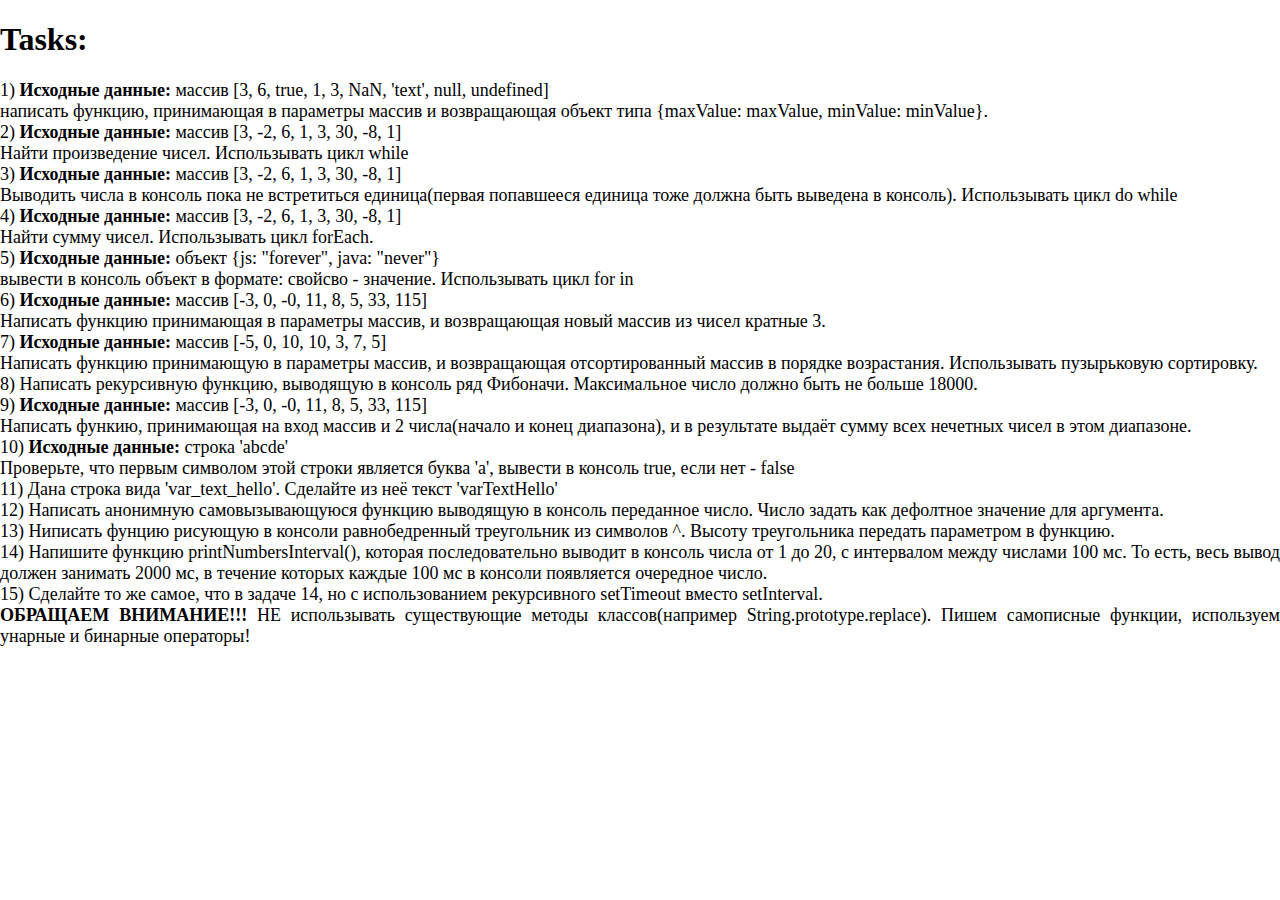
<file: pz1/index.html>
<!DOCTYPE html>
<html lang="en">
<head>
    <meta charset="UTF-8">
    <title>PZ1 - JS Algorithms</title>
    <script src="Task1.js"></script>
    <link rel="stylesheet" href="pz1.css">
</head>
<body>
<div class="page-limiter">
    <h1>Tasks:</h1>
    <div class="tasks">
        <div class="task">
            1) <b>Исходные данные:</b> массив [3, 6, true, 1, 3, NaN, 'text', null, undefined] <br>
            написать функцию, принимающая в параметры массив и возвращающая объект типа {maxValue: maxValue, minValue: minValue}.
        </div>
        <div class="task">
            2) <b>Исходные данные:</b> массив [3, -2, 6, 1, 3, 30, -8, 1] <br>
            Найти произведение чисел. Использывать цикл while
        </div>
        <div class="task">
            3) <b>Исходные данные:</b> массив [3, -2, 6, 1, 3, 30, -8, 1] <br>
            Выводить числа в консоль пока не встретиться единица(первая попавшееся единица тоже должна быть выведена в консоль). Использывать цикл do while
        </div>
        <div class="task">
            4) <b>Исходные данные:</b> массив [3, -2, 6, 1, 3, 30, -8, 1] <br>
            Найти сумму чисел. Использывать цикл forEach.
        </div>
        <div class="task">
            5) <b>Исходные данные:</b> объект {js: "forever", java: "never"} <br>
            вывести в консоль объект в формате: свойсво - значение. Использывать цикл for in
        </div>
        <div class="task">
            6) <b>Исходные данные:</b> массив [-3, 0, -0, 11, 8, 5, 33, 115] <br>
            Написать функцию принимающая в параметры массив, и возвращающая новый массив из чисел кратные 3.
        </div>
        <div class="task">
            7) <b>Исходные данные:</b> массив [-5, 0, 10, 10, 3, 7, 5] <br>
            Написать функцию принимающую в параметры массив, и возвращающая отсортированный массив в порядке возрастания. Использывать пузырьковую сортировку.
        </div>
        <div class="task">
            8) Написать рекурсивную функцию, выводящую в консоль ряд Фибоначи. Максимальное число должно быть не больше 18000.
        </div>
        <div class="task">
            9) <b>Исходные данные:</b> массив [-3, 0, -0, 11, 8, 5, 33, 115] <br>
            Написать функию, принимающая на вход массив и 2 числа(начало и конец диапазона), и в результате выдаёт сумму всех нечетных чисел в этом диапазоне.
        </div>
        <div class="task">
            10) <b>Исходные данные:</b> строка 'abcde' <br>
            Проверьте, что первым символом этой строки является буква 'a', вывести в консоль true, если нет - false
        </div>
        <div class="task">
            11) Дана строка вида 'var_text_hello'. Сделайте из неё текст 'varTextHello'
        </div>
        <div class="task">
            12) Написать анонимную самовызывающуюся функцию выводящую в консоль переданное число. Число задать как дефолтное значение для аргумента.
        </div>
        <div class="task">
            13) Ниписать фунцию рисующую в консоли равнобедренный треугольник из символов ^. Высоту треугольника передать параметром в функцию.
        </div>
        <div class="task">
            14) Напишите функцию printNumbersInterval(), которая последовательно выводит в консоль числа от 1 до 20, с интервалом между числами 100 мс. То есть, весь вывод должен занимать 2000 мс, в течение которых каждые 100 мс в консоли появляется очередное число.
        </div>
        <div class="task">
            15) Сделайте то же самое, что в задаче 14, но с использованием рекурсивного setTimeout вместо setInterval.
        </div>

        <div class="task">
            <strong>ОБРАЩАЕМ ВНИМАНИЕ!!!</strong> НЕ использывать существующие методы классов(например String.prototype.replace). Пишем самописные функции, используем унарные и бинарные операторы!
        </div>
    </div>
</div>
</body>
</html>
</file>
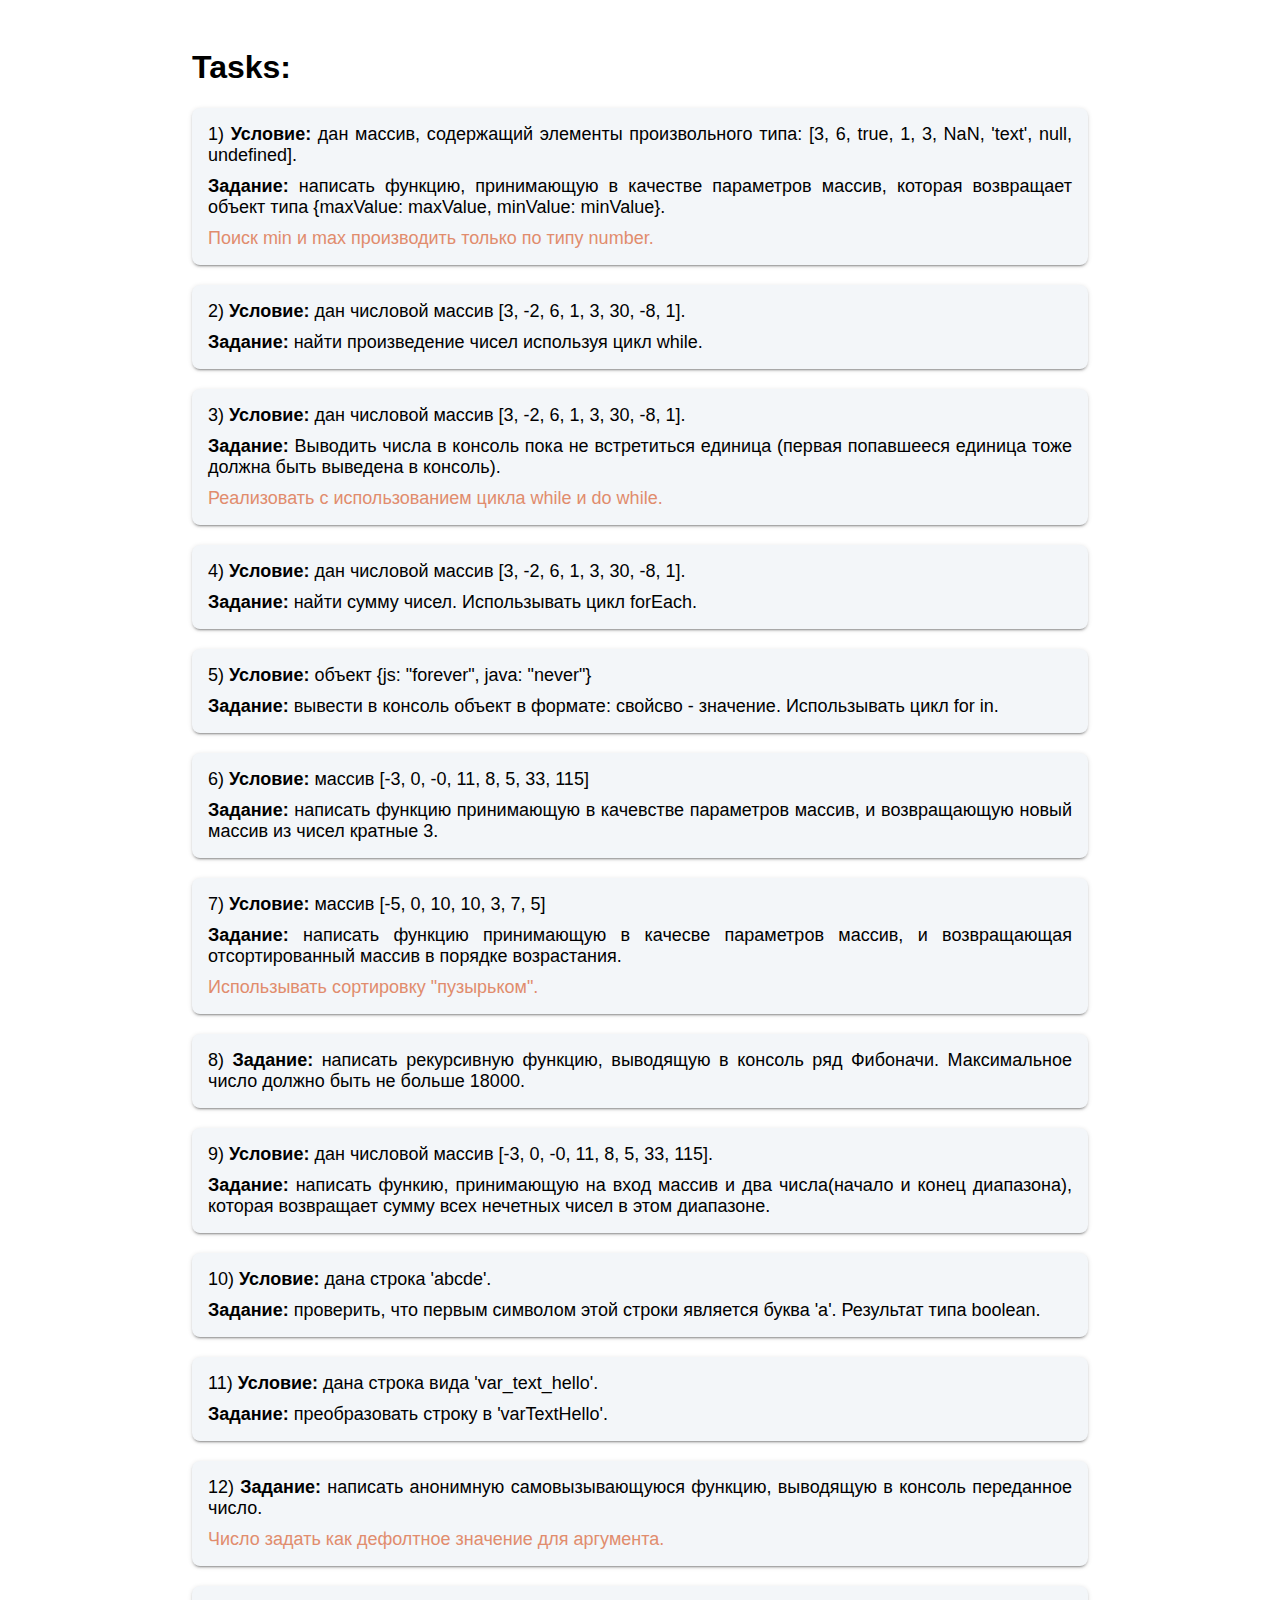
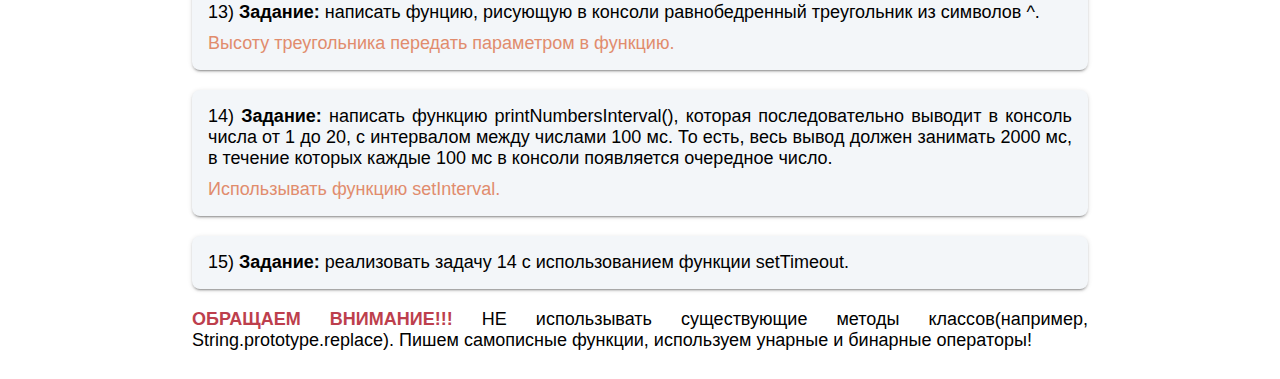
<file: pz1/pz1.html>
<!DOCTYPE html>
<html lang="en">
<head>
    <meta charset="UTF-8">
    <title>PZ1 - JS Algorithms</title>
    <link rel="stylesheet" href="pz1.css">
</head>
<body>
<div class="pz1">
    <div class="column-limiter">
        <h1>Tasks:</h1>
        <div class="tasks">
            <div class="task-card">
                <div class="condition">
                    1) <b>Условие:</b> дан массив, содержащий элементы произвольного типа:
                    [3, 6, true, 1, 3, NaN, 'text', null, undefined].
                </div>
                <div class="task">
                    <b>Задание:</b> написать функцию, принимающую в качестве параметров массив,
                    которая возвращает объект типа {maxValue: maxValue, minValue: minValue}.
                </div>
                <div class="additional-info">
                    Поиск min и max производить только по типу number.
                </div>
            </div>
            <!-- <script src="tasks/Task1.js"></script> -->
            <!-- <script src="tasks/Task1_Dima.js"></script> -->

            <div class="task-card">
                <div class="condition">
                    2) <b>Условие:</b> дан числовой массив [3, -2, 6, 1, 3, 30, -8, 1].
                </div>
                <div class="task">
                    <b>Задание:</b> найти произведение чисел используя цикл while.
                </div>
            </div>
            <!-- <script src="tasks/Task2.js"></script> -->

            <div class="task-card">
                <div class="condition">
                    3) <b>Условие:</b> дан числовой массив [3, -2, 6, 1, 3, 30, -8, 1].
                </div>
                <div class="task">
                    <b>Задание:</b> Выводить числа в консоль пока не встретиться единица
                    (первая попавшееся единица тоже должна быть выведена в консоль).
                </div>
                <div class="additional-info">
                    Реализовать с использованием цикла while и do while.
                </div>
            </div>
            <!-- <script src="tasks/Task3.js"></script> -->
            <!-- <script src="tasks/Task3_Dima.js"></script> -->

            <div class="task-card">
                <div class="condition">
                    4) <b>Условие:</b> дан числовой массив [3, -2, 6, 1, 3, 30, -8, 1].
                </div>
                <div class="task">
                    <b>Задание:</b> найти сумму чисел. Использывать цикл forEach.
                </div>
            </div>
            <!-- <script src="tasks/Task4.js"></script> -->

            <div class="task-card">
                <div class="condition">
                    5) <b>Условие:</b> объект {js: "forever", java: "never"}
                </div>
                <div class="task">
                    <b>Задание:</b> вывести в консоль объект в формате: свойсво - значение.
                    Использывать цикл for in.
                </div>
            </div>
            <!-- <script src="tasks/Task5.js"></script> -->

            <div class="task-card">
                <div class="condition">
                    6) <b>Условие:</b> массив [-3, 0, -0, 11, 8, 5, 33, 115]
                </div>
                <div class="task">
                    <b>Задание:</b> написать функцию принимающую в качевстве параметров массив,
                    и возвращающую новый массив из чисел кратные 3.
                </div>
            </div>
            <!-- <script src="tasks/Task6.js"></script> -->

            <div class="task-card">
                <div class="condition">
                    7) <b>Условие:</b> массив [-5, 0, 10, 10, 3, 7, 5]
                </div>
                <div class="task">
                    <b>Задание:</b> написать функцию принимающую в качесве параметров массив, и возвращающая
                    отсортированный массив в порядке возрастания.
                </div>
                <div class="additional-info">
                    Использывать сортировку "пузырьком".
                </div>
            </div>
            <!-- <script src="tasks/Task7.js"></script> -->

            <div class="task-card">
                <div class="task">
                    8) <b>Задание:</b> написать рекурсивную функцию, выводящую в консоль ряд Фибоначи.
                    Максимальное число должно быть не больше 18000.
                </div>
            </div>
             <script src="tasks/Task8.js"></script>

            <div class="task-card">
                <div class="condition">
                    9) <b>Условие:</b> дан числовой массив [-3, 0, -0, 11, 8, 5, 33, 115].
                </div>
                <div class="task">
                    <b>Задание:</b> написать функию, принимающую на вход массив и два числа(начало и конец диапазона),
                    которая возвращает сумму всех нечетных чисел в этом диапазоне.
                </div>
            </div>
            <!-- <script src="tasks/Task9.js"></script>-->

            <div class="task-card">
                <div class="condition">
                    10) <b>Условие:</b> дана строка 'abcde'.
                </div>
                <div class="task">
                    <b>Задание:</b> проверить, что первым символом этой строки является буква 'a'. Результат типа
                    boolean.
                </div>
            </div>
            <!-- <script src="tasks/Task10.js"></script>-->

            <div class="task-card">
                <div class="condition">
                    11) <b>Условие:</b> дана строка вида 'var_text_hello'.
                </div>
                <div class="task">
                    <b>Задание:</b> преобразовать строку в 'varTextHello'.
                </div>
            </div>
            <!-- <script src="tasks/Task11.js"></script> -->

            <div class="task-card">
                <div class="task">
                    12) <b>Задание:</b> написать анонимную самовызывающуюся функцию, выводящую в консоль переданное
                    число.
                </div>
                <div class="additional-info">
                    Число задать как дефолтное значение для аргумента.
                </div>
            </div>
            <!-- <script src="tasks/Task12.js"></script> -->

            <div class="task-card">
                <div class="task">
                    13) <b>Задание:</b> написать фунцию, рисующую в консоли равнобедренный треугольник из символов ^.
                </div>
                <div class="additional-info">
                    Высоту треугольника передать параметром в функцию.
                </div>
            </div>
            <!-- <script src="tasks/Task13.js"></script> -->

            <div class="task-card">
                <div class="task">
                    14) <b>Задание:</b> написать функцию printNumbersInterval(), которая последовательно выводит
                    в консоль числа от 1 до 20, с интервалом между числами 100 мс. То есть, весь вывод должен
                    занимать 2000 мс, в течение которых каждые 100 мс в консоли появляется очередное число.
                </div>
                <div class="additional-info">
                    Использывать функцию setInterval.
                </div>
            </div>
            <!-- <script src="tasks/Task14.js"></script> -->

            <div class="task-card">
                <div class="task">
                    15) <b>Задание:</b> реализовать задачу 14 с использованием функции setTimeout.
                </div>
            </div>
<!--            <script src="tasks/Task15.js"></script>-->

            <div>
                <strong class="warning">ОБРАЩАЕМ ВНИМАНИЕ!!!</strong> НЕ использывать существующие методы
                классов(например,
                String.prototype.replace). Пишем самописные функции, используем унарные и бинарные операторы!
            </div>
        </div>
    </div>
</div>
</body>
</html>
</file>
<file: pz1/pz1.css>
body {
    margin: 0;
}

.pz1 {
    /*font-family: "Comic Sans MS", sans-serif;*/
    padding: 28px 0;
    font-family: Arial, sans-serif;
    /*background-color: #f1f1f1;*/
}

.column-limiter {
    width: 70%;
    margin: 0 auto;
}

.tasks {
    font-size: 18px;
    text-align: justify;
}

.task-card {
    /*background-color: white;*/
    background-color: #f3f6f9;
    margin: 20px 0;
    padding: 16px;
    border-radius: 8px;
    box-shadow: 0 3px 1px -2px rgba(0, 0, 0, .2), 0 2px 2px 0 rgba(0, 0, 0, .14), 0 1px 5px 0 rgba(0, 0, 0, .12);
}

.task-card *:not(:last-child) {
    margin-bottom: 10px;
}

.additional-info {
    color: #e18c6d;
}

.warning {
    color: #bd3f4d;
    margin: 16px 0;
}
</file>
